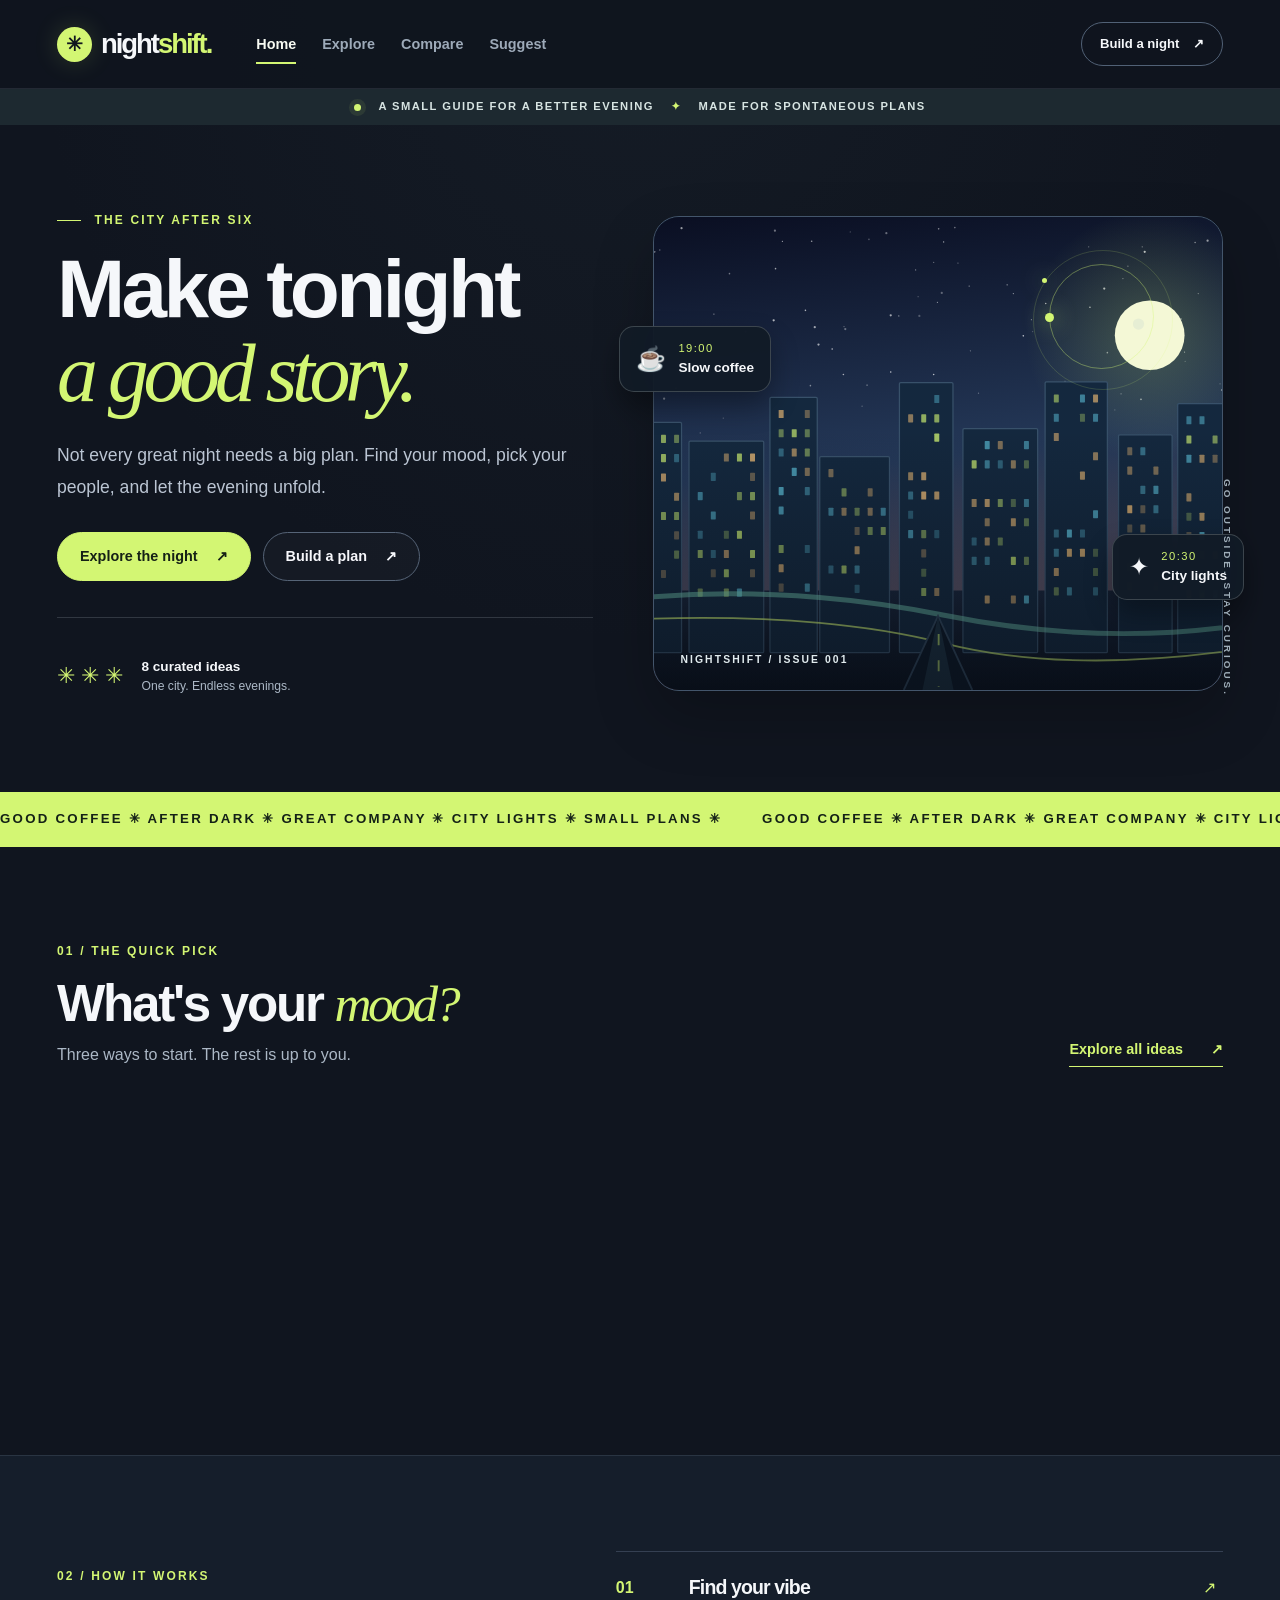
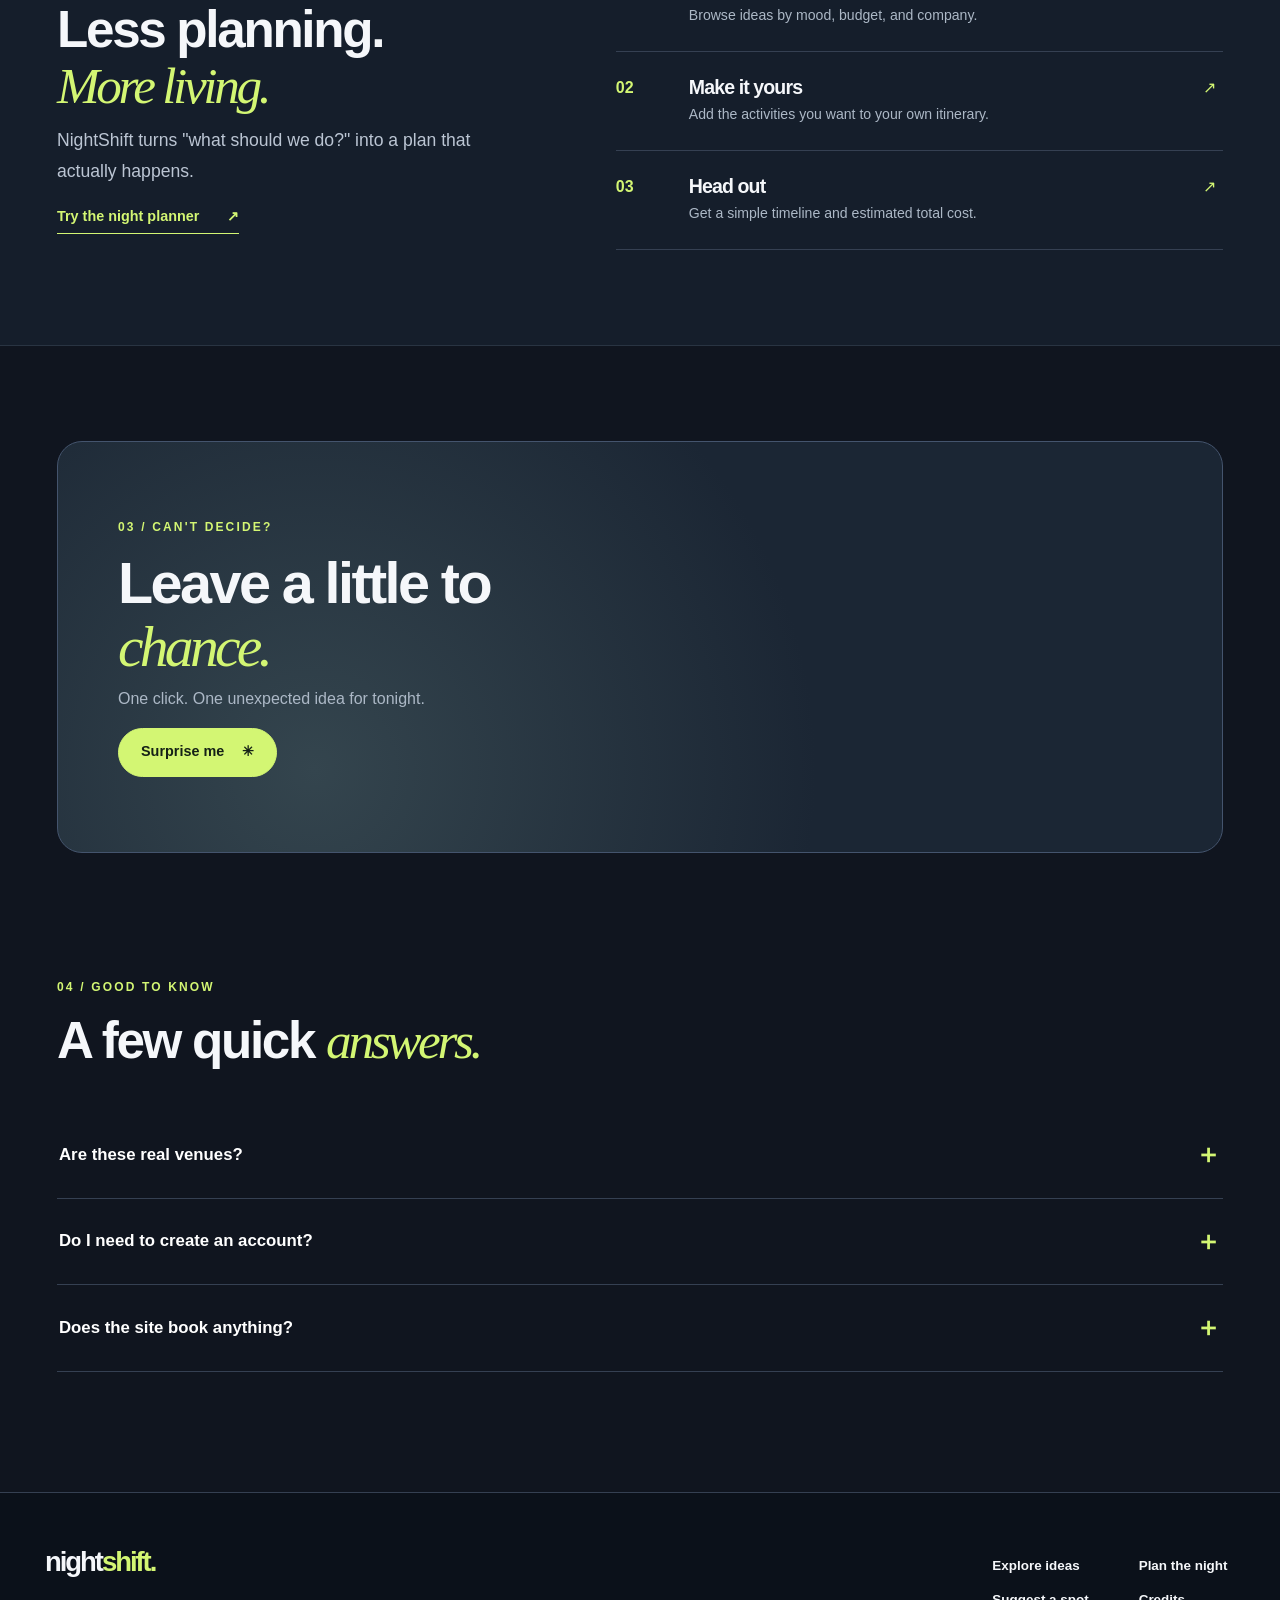
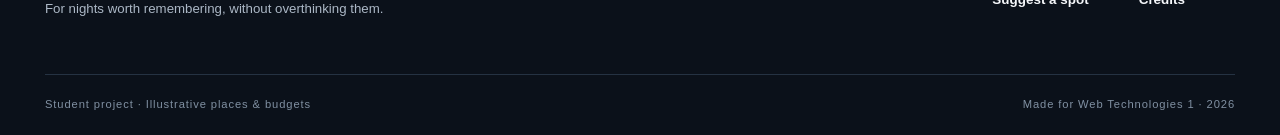
<file: index.html>
<!DOCTYPE html>
<html lang="en">
<head>
  <meta charset="UTF-8">
  <meta name="viewport" content="width=device-width, initial-scale=1.0">
  <meta name="description" content="NightShift is a fictional after-dark city guide with activities, games, coffee and a night planner.">
  <meta name="theme-color" content="#10151f">
  <title>Make a night of it | NightShift</title>
  <link rel="icon" href="images/favicon.svg" type="image/svg+xml">
  <link rel="stylesheet" href="css/bootstrap.min.css">
  <link rel="stylesheet" href="css/style.css">
  <script defer src="js/jquery.min.js"></script>
  <script defer src="js/data.js"></script>
  <script defer src="js/common.js"></script>
  <script defer src="js/home.js"></script>
</head>
<body data-page="index">
  <a href="#main" class="skip-link">Skip to content</a>
  <div class="site-glow" aria-hidden="true"></div>
  <header class="site-header">
    <div class="container nav-shell">
      <a class="brand" href="index.html" aria-label="NightShift home"><span class="brand-mark" aria-hidden="true">✳</span>night<span>shift.</span></a>
      <button type="button" class="menu-toggle" id="menu-toggle" aria-expanded="false" aria-controls="site-nav"><span aria-hidden="true">☰</span><span class="sr-mobile">Menu</span></button>
      <nav class="nav-links" id="site-nav" aria-label="Main navigation"><a href="index.html" aria-current="page">Home</a><a href="explore.html">Explore</a><a href="compare.html">Compare</a><a href="suggest.html">Suggest</a></nav>
      <a class="header-action" href="compare.html">Build a night <span aria-hidden="true">↗</span></a>
    </div>
  </header>
  <main id="main">
  <div class="announcement" role="note"><span class="live-dot" aria-hidden="true"></span> A small guide for a better evening <span class="announcement-star" aria-hidden="true">✦</span> Made for spontaneous plans</div>
  <section class="hero container" aria-labelledby="hero-title">
    <div class="hero-content reveal">
      <p class="eyebrow"><span class="tiny-line" aria-hidden="true"></span> THE CITY AFTER SIX</p>
      <h1 id="hero-title">Make tonight <em>a good story.</em></h1>
      <p class="lead-text">Not every great night needs a big plan. Find your mood, pick your people, and let the evening unfold.</p>
      <div class="hero-actions"><a class="btn btn-lime btn-pill" href="explore.html">Explore the night <span aria-hidden="true">↗</span></a><a class="btn btn-ghost btn-pill" href="compare.html">Build a plan <span aria-hidden="true">↗</span></a></div>
      <div class="hero-proof"><span class="mini-stars" aria-hidden="true">✳ ✳ ✳</span><span><strong>8 curated ideas</strong><small>One city. Endless evenings.</small></span></div>
    </div>
    <div class="hero-art reveal" aria-label="Illustrated city after dark"><img src="images/nightscape.svg" alt="Illustration of a glowing city skyline at night with a bright moon"><div class="art-grain" aria-hidden="true"></div><div class="hero-orbit orbit-one" aria-hidden="true"></div><div class="hero-orbit orbit-two" aria-hidden="true"></div><div class="floating-note float-left"><span class="note-icon" aria-hidden="true">☕</span><span><small>19:00</small><strong>Slow coffee</strong></span></div><div class="floating-note float-right"><span class="note-icon" aria-hidden="true">✦</span><span><small>20:30</small><strong>City lights</strong></span></div><div class="photo-stamp">NIGHTSHIFT / ISSUE 001</div></div>
    <div class="hero-side-label" aria-hidden="true">GO OUTSIDE. STAY CURIOUS.</div>
  </section>
  <div class="ticker" aria-hidden="true"><div class="ticker-track"><span>GOOD COFFEE ✳ AFTER DARK ✳ GREAT COMPANY ✳ CITY LIGHTS ✳ SMALL PLANS ✳</span><span>GOOD COFFEE ✳ AFTER DARK ✳ GREAT COMPANY ✳ CITY LIGHTS ✳ SMALL PLANS ✳</span></div></div>
  <section class="section container" aria-labelledby="mood-title">
    <div class="section-top"><div><p class="eyebrow">01 / THE QUICK PICK</p><h2 id="mood-title">What's your <span class="accent-italic">mood?</span></h2><p>Three ways to start. The rest is up to you.</p></div><a class="section-link" href="explore.html">Explore all ideas <span aria-hidden="true">↗</span></a></div>
    <div class="mood-grid">
      <button class="mood-card" type="button" data-mood="slow"><span class="mood-number">01 / SLOW</span><span class="mood-emoji" aria-hidden="true">☕</span><strong>Take it easy.</strong><span>Coffee, conversation, no rush.</span><span class="mood-arrow" aria-hidden="true">↗</span></button>
      <button class="mood-card" type="button" data-mood="social"><span class="mood-number">02 / SOCIAL</span><span class="mood-emoji" aria-hidden="true">✳</span><strong>Bring your people.</strong><span>Games, laughter, friendly rivalry.</span><span class="mood-arrow" aria-hidden="true">↗</span></button>
      <button class="mood-card" type="button" data-mood="outside"><span class="mood-number">03 / OUTSIDE</span><span class="mood-emoji" aria-hidden="true">☾</span><strong>Follow the lights.</strong><span>Long walks and new perspectives.</span><span class="mood-arrow" aria-hidden="true">↗</span></button>
    </div>
    <div class="mood-result" id="mood-result" role="status" aria-live="polite" hidden><div><span class="eyebrow">YOUR RECOMMENDATION</span><h3 id="mood-result-name"></h3><p id="mood-result-desc"></p></div><a id="mood-result-link" class="btn btn-lime btn-pill" href="explore.html">See this idea ↗</a></div>
  </section>
  <section class="section section-dark" aria-labelledby="how-title"><div class="container how-layout"><div><p class="eyebrow">02 / HOW IT WORKS</p><h2 id="how-title">Less planning.<br><span class="accent-italic">More living.</span></h2><p class="lead-text">NightShift turns "what should we do?" into a plan that actually happens.</p><a class="section-link" href="compare.html">Try the night planner <span aria-hidden="true">↗</span></a></div><div class="steps-list"><div class="step"><span>01</span><div><h3>Find your vibe</h3><p>Browse ideas by mood, budget, and company.</p></div><span aria-hidden="true">↗</span></div><div class="step"><span>02</span><div><h3>Make it yours</h3><p>Add the activities you want to your own itinerary.</p></div><span aria-hidden="true">↗</span></div><div class="step"><span>03</span><div><h3>Head out</h3><p>Get a simple timeline and estimated total cost.</p></div><span aria-hidden="true">↗</span></div></div></div></section>
  <section class="section container" aria-labelledby="surprise-title"><div class="surprise-panel"><div><p class="eyebrow">03 / CAN'T DECIDE?</p><h2 id="surprise-title">Leave a little to <em>chance.</em></h2><p>One click. One unexpected idea for tonight.</p><button type="button" class="btn btn-lime btn-pill" id="surprise-btn">Surprise me <span aria-hidden="true">✳</span></button></div><div class="surprise-card" id="surprise-card" aria-live="polite"><span class="eyebrow">YOUR RANDOM PICK</span><span class="surprise-big" aria-hidden="true">✦</span><h3 id="surprise-name">The night is yours.</h3><p id="surprise-description">Hit the button and see what happens.</p><a id="surprise-link" class="section-link" href="explore.html">Browse all ideas ↗</a></div></div></section>
  <section class="section container faq-section" aria-labelledby="faq-title"><div class="section-top"><div><p class="eyebrow">04 / GOOD TO KNOW</p><h2 id="faq-title">A few quick <span class="accent-italic">answers.</span></h2></div></div><div class="faq-list"><div class="faq-item"><button type="button" class="faq-trigger" aria-expanded="false" aria-controls="faq-one">Are these real venues? <span aria-hidden="true">＋</span></button><div class="faq-answer" id="faq-one" hidden>NightShift is a student concept project. Place names and costs are fictional examples, not verified business listings.</div></div><div class="faq-item"><button type="button" class="faq-trigger" aria-expanded="false" aria-controls="faq-two">Do I need to create an account? <span aria-hidden="true">＋</span></button><div class="faq-answer" id="faq-two" hidden>No. You can browse and build a plan immediately. Saved plans are stored only in your current browser.</div></div><div class="faq-item"><button type="button" class="faq-trigger" aria-expanded="false" aria-controls="faq-three">Does the site book anything? <span aria-hidden="true">＋</span></button><div class="faq-answer" id="faq-three" hidden>No real reservations are made. You can plan activities and test forms, but there is no backend or booking integration.</div></div></div></section>
</main>
  <footer class="site-footer">
    <div class="container footer-main">
      <div><a class="brand" href="index.html">night<span>shift.</span></a><p>For nights worth remembering, without overthinking them.</p></div>
      <div class="footer-links"><a href="explore.html">Explore ideas</a><a href="compare.html">Plan the night</a><a href="suggest.html">Suggest a spot</a><a href="CREDITS.txt">Credits</a></div>
    </div>
    <div class="container footer-bottom"><span>Student project · Illustrative places & budgets</span><span>Made for Web Technologies 1 · 2026</span></div>
  </footer>
</body>
</html>
</file>
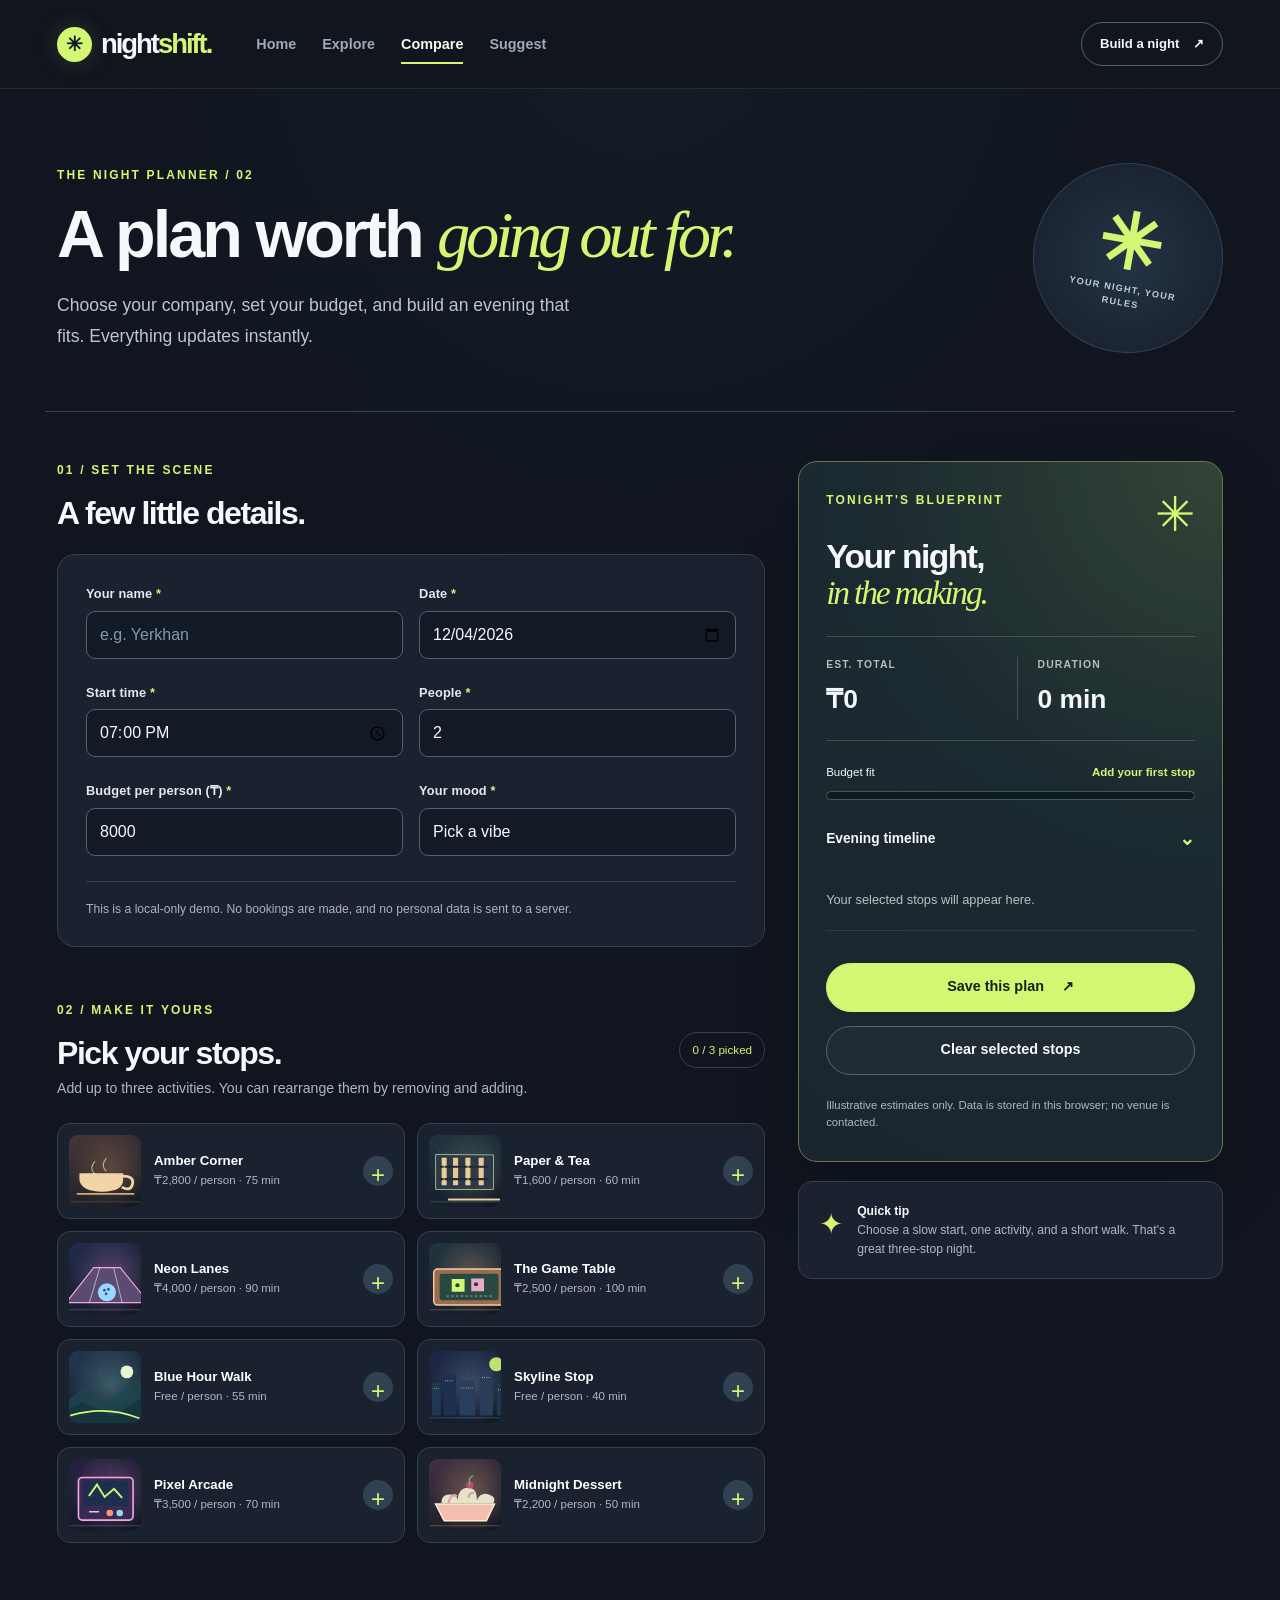
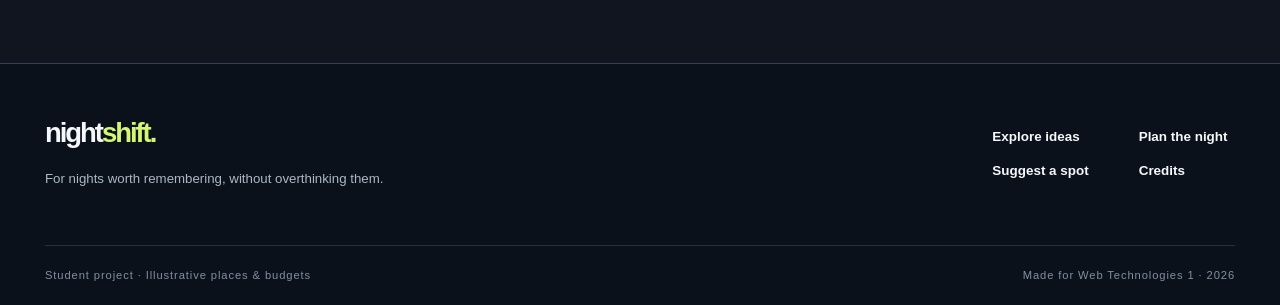
<file: compare.html>
<!DOCTYPE html>
<html lang="en">
<head>
  <meta charset="UTF-8">
  <meta name="viewport" content="width=device-width, initial-scale=1.0">
  <meta name="description" content="Create a personal night itinerary with estimated costs and an interactive timeline.">
  <meta name="theme-color" content="#10151f">
  <title>Plan your evening | NightShift</title>
  <link rel="icon" href="images/favicon.svg" type="image/svg+xml">
  <link rel="stylesheet" href="css/bootstrap.min.css">
  <link rel="stylesheet" href="css/style.css">
  <script defer src="js/jquery.min.js"></script>
  <script defer src="js/data.js"></script>
  <script defer src="js/common.js"></script>
  <script defer src="js/compare.js"></script>
</head>
<body data-page="compare">
  <a href="#main" class="skip-link">Skip to content</a>
  <div class="site-glow" aria-hidden="true"></div>
  <header class="site-header">
    <div class="container nav-shell">
      <a class="brand" href="index.html" aria-label="NightShift home"><span class="brand-mark" aria-hidden="true">✳</span>night<span>shift.</span></a>
      <button type="button" class="menu-toggle" id="menu-toggle" aria-expanded="false" aria-controls="site-nav"><span aria-hidden="true">☰</span><span class="sr-mobile">Menu</span></button>
      <nav class="nav-links" id="site-nav" aria-label="Main navigation"><a href="index.html">Home</a><a href="explore.html">Explore</a><a href="compare.html" aria-current="page">Compare</a><a href="suggest.html">Suggest</a></nav>
      <a class="header-action" href="compare.html">Build a night <span aria-hidden="true">↗</span></a>
    </div>
  </header>
  <main id="main">
  <section class="page-hero container"><div><p class="eyebrow">THE NIGHT PLANNER / 02</p><h1>A plan worth <em>going out for.</em></h1><p class="lead-text">Choose your company, set your budget, and build an evening that fits. Everything updates instantly.</p></div><div class="page-hero-decoration" aria-hidden="true"><span>✳</span><small>YOUR NIGHT, YOUR RULES</small></div></section>
  <section class="section container planner-layout" aria-label="Night planner">
    <div class="planner-main"><div class="panel-head"><div><p class="eyebrow">01 / SET THE SCENE</p><h2>A few little details.</h2></div></div>
      <form id="planner-form" class="form-panel" novalidate>
        <div class="row g-3"><div class="col-12 col-md-6"><label for="plan-name" class="form-label">Your name <span class="required">*</span></label><input id="plan-name" name="planName" class="form-control" maxlength="50" placeholder="e.g. Yerkhan" autocomplete="given-name" aria-describedby="plan-name-error" required><div id="plan-name-error" class="field-error" aria-live="polite"></div></div>
        <div class="col-12 col-md-6"><label for="plan-date" class="form-label">Date <span class="required">*</span></label><input id="plan-date" name="planDate" class="form-control" type="date" aria-describedby="plan-date-error" required><div id="plan-date-error" class="field-error" aria-live="polite"></div></div>
        <div class="col-12 col-md-6"><label for="plan-time" class="form-label">Start time <span class="required">*</span></label><input id="plan-time" name="planTime" class="form-control" type="time" value="19:00" aria-describedby="plan-time-error" required><div id="plan-time-error" class="field-error" aria-live="polite"></div></div>
        <div class="col-12 col-md-6"><label for="plan-people" class="form-label">People <span class="required">*</span></label><input id="plan-people" name="planPeople" class="form-control" type="number" min="1" max="6" step="1" value="2" aria-describedby="plan-people-error" required><div id="plan-people-error" class="field-error" aria-live="polite"></div></div>
        <div class="col-12 col-md-6"><label for="plan-budget" class="form-label">Budget per person (₸) <span class="required">*</span></label><input id="plan-budget" name="planBudget" class="form-control" type="number" min="500" max="50000" step="500" value="8000" aria-describedby="plan-budget-error" required><div id="plan-budget-error" class="field-error" aria-live="polite"></div></div>
        <div class="col-12 col-md-6"><label for="plan-mood" class="form-label">Your mood <span class="required">*</span></label><select id="plan-mood" name="planMood" class="form-select" aria-describedby="plan-mood-error" required><option value="">Pick a vibe</option><option value="slow">Slow down</option><option value="social">Get together</option><option value="outside">Step outside</option><option value="mixed">A bit of everything</option></select><div id="plan-mood-error" class="field-error" aria-live="polite"></div></div></div>
        <div class="form-footnote">This is a local-only demo. No bookings are made, and no personal data is sent to a server.</div>
      </form>
      <div class="panel-head activities-head"><div><p class="eyebrow">02 / MAKE IT YOURS</p><h2>Pick your stops.</h2><p class="minor">Add up to three activities. You can rearrange them by removing and adding.</p></div><span class="pill-counter" id="selected-count">0 / 3 picked</span></div>
      <div id="planner-choices" class="planner-choices" aria-live="polite"></div>
    </div>
    <aside class="planner-side" aria-label="Your evening summary"><div class="summary-card"><div class="summary-top"><p class="eyebrow">TONIGHT'S BLUEPRINT</p><span class="summary-spark" aria-hidden="true">✳</span></div><h2>Your night,<br><em>in the making.</em></h2><div class="summary-meta"><div><span>EST. TOTAL</span><strong id="summary-total">₸0</strong></div><div><span>DURATION</span><strong id="summary-duration">0 min</strong></div></div>
      <div class="budget-head"><span>Budget fit</span><strong id="budget-label">Add your first stop</strong></div><div class="budget-track" role="progressbar" id="budget-track" aria-label="Estimated budget used" aria-valuemin="0" aria-valuemax="100" aria-valuenow="0"><div id="budget-progress"></div></div>
      <button class="timeline-toggle" type="button" id="timeline-toggle" aria-expanded="true" aria-controls="timeline-panel">Evening timeline <span aria-hidden="true">⌄</span></button><div id="timeline-panel"><ol class="timeline" id="timeline"><li class="timeline-empty">Your selected stops will appear here.</li></ol></div>
      <button type="submit" class="btn btn-lime btn-pill full-width" form="planner-form" id="save-plan">Save this plan <span aria-hidden="true">↗</span></button><button type="button" class="btn btn-ghost btn-pill full-width" id="clear-plan">Clear selected stops</button><div class="save-message" id="save-message" role="status" aria-live="polite" hidden></div><p class="summary-disclaimer">Illustrative estimates only. Data is stored in this browser; no venue is contacted.</p></div>
      <div class="mini-tip"><span aria-hidden="true">✦</span><p><strong>Quick tip</strong><br>Choose a slow start, one activity, and a short walk. That's a great three-stop night.</p></div>
    </aside>
  </section>
</main>
  <footer class="site-footer">
    <div class="container footer-main">
      <div><a class="brand" href="index.html">night<span>shift.</span></a><p>For nights worth remembering, without overthinking them.</p></div>
      <div class="footer-links"><a href="explore.html">Explore ideas</a><a href="compare.html">Plan the night</a><a href="suggest.html">Suggest a spot</a><a href="CREDITS.txt">Credits</a></div>
    </div>
    <div class="container footer-bottom"><span>Student project · Illustrative places & budgets</span><span>Made for Web Technologies 1 · 2026</span></div>
  </footer>
</body>
</html>
</file>
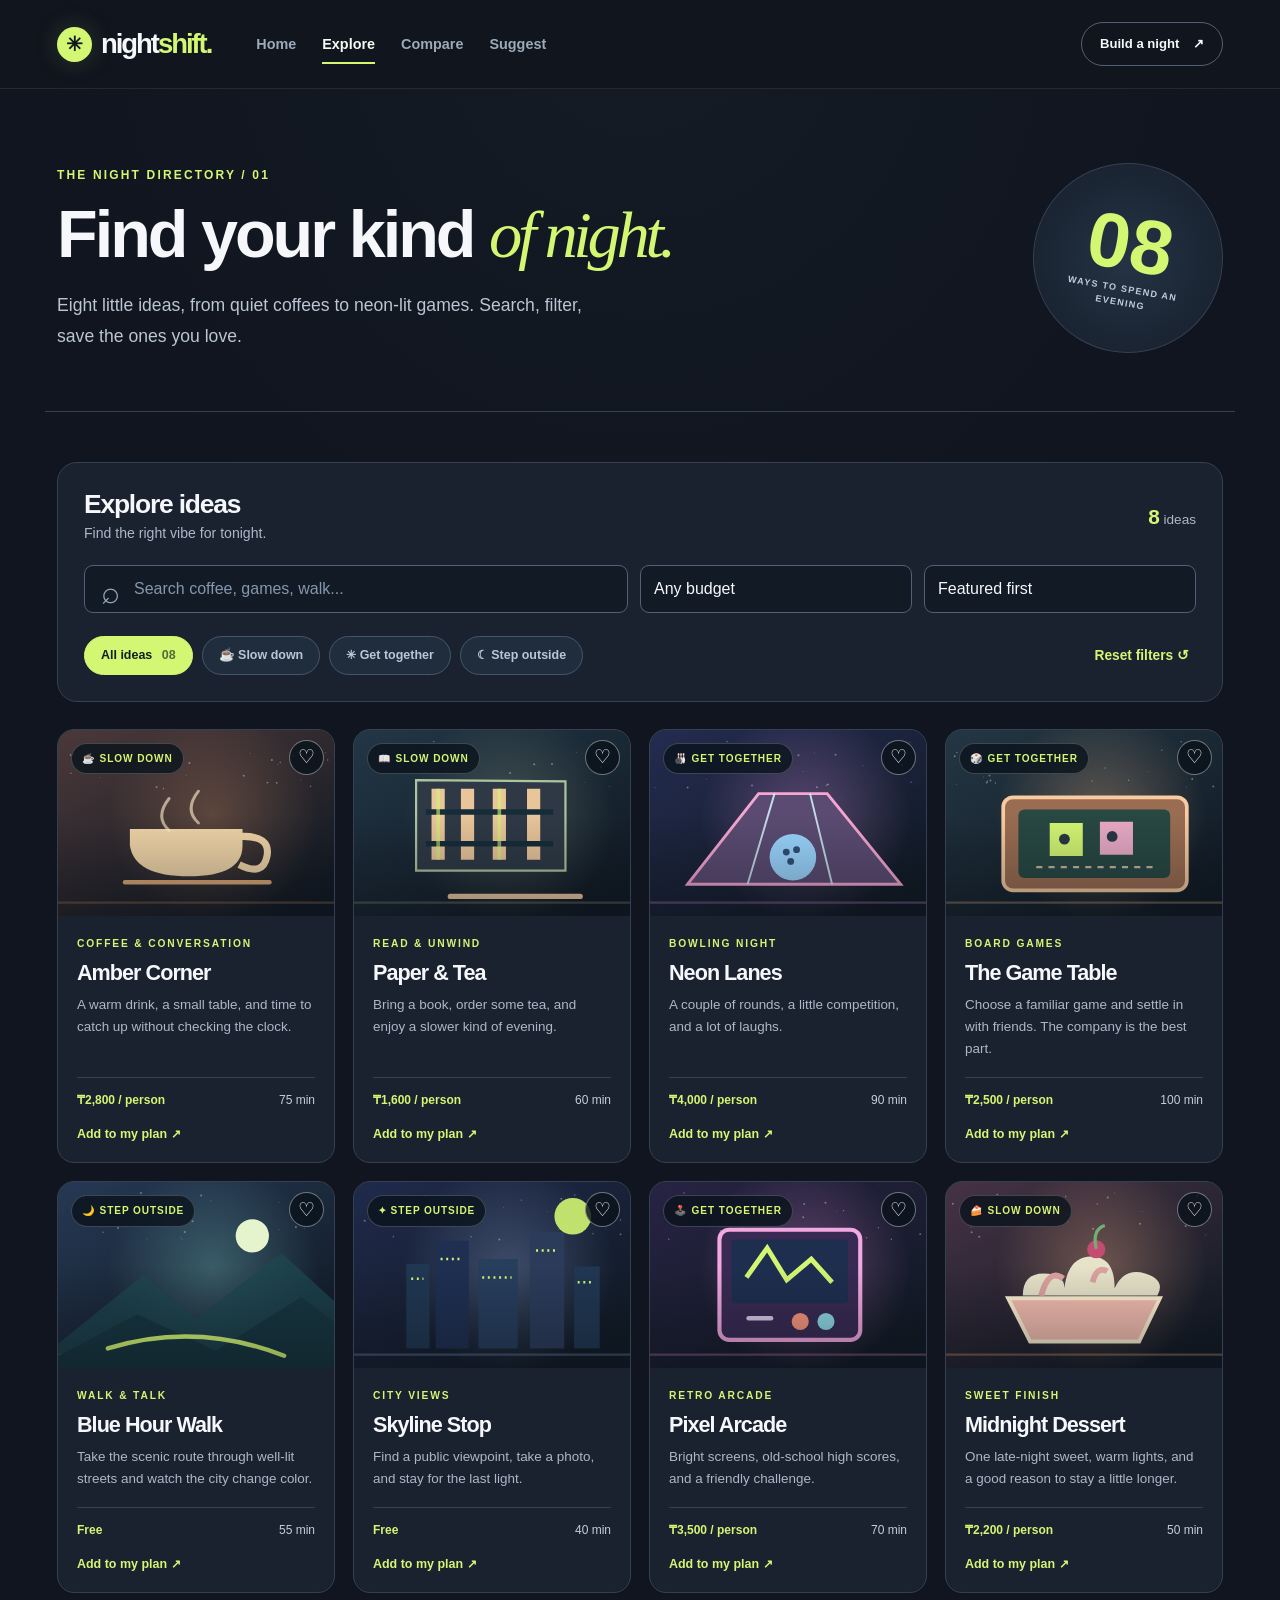
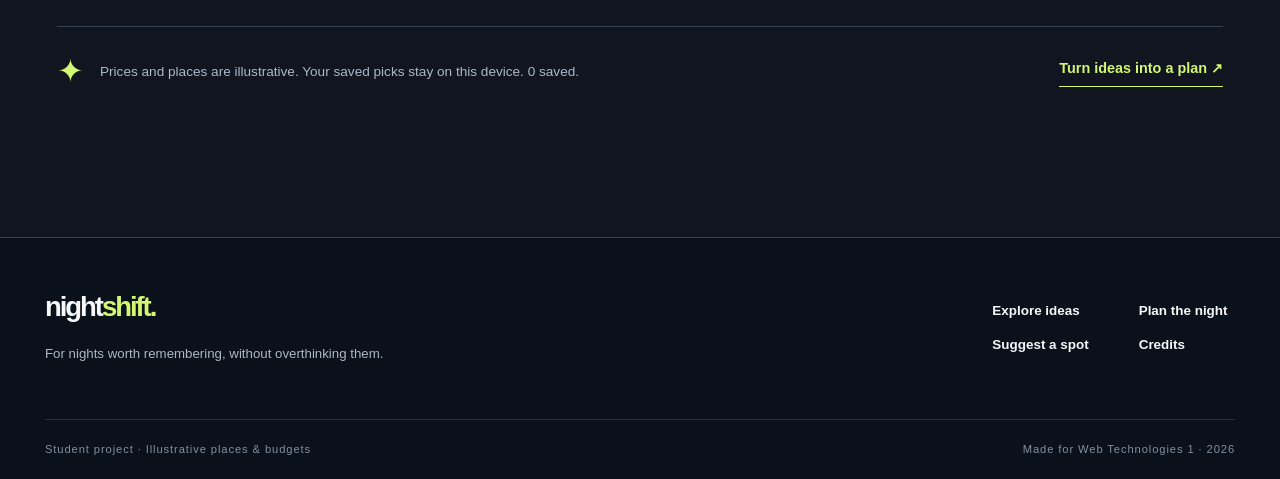
<file: explore.html>
<!DOCTYPE html>
<html lang="en">
<head>
  <meta charset="UTF-8">
  <meta name="viewport" content="width=device-width, initial-scale=1.0">
  <meta name="description" content="Find evening activities by searching and filtering eight fictional places.">
  <meta name="theme-color" content="#10151f">
  <title>Explore ideas | NightShift</title>
  <link rel="icon" href="images/favicon.svg" type="image/svg+xml">
  <link rel="stylesheet" href="css/bootstrap.min.css">
  <link rel="stylesheet" href="css/style.css">
  <script defer src="js/jquery.min.js"></script>
  <script defer src="js/data.js"></script>
  <script defer src="js/common.js"></script>
  <script defer src="js/explore.js"></script>
</head>
<body data-page="explore">
  <a href="#main" class="skip-link">Skip to content</a>
  <div class="site-glow" aria-hidden="true"></div>
  <header class="site-header">
    <div class="container nav-shell">
      <a class="brand" href="index.html" aria-label="NightShift home"><span class="brand-mark" aria-hidden="true">✳</span>night<span>shift.</span></a>
      <button type="button" class="menu-toggle" id="menu-toggle" aria-expanded="false" aria-controls="site-nav"><span aria-hidden="true">☰</span><span class="sr-mobile">Menu</span></button>
      <nav class="nav-links" id="site-nav" aria-label="Main navigation"><a href="index.html">Home</a><a href="explore.html" aria-current="page">Explore</a><a href="compare.html">Compare</a><a href="suggest.html">Suggest</a></nav>
      <a class="header-action" href="compare.html">Build a night <span aria-hidden="true">↗</span></a>
    </div>
  </header>
  <main id="main">
  <section class="page-hero container"><div><p class="eyebrow">THE NIGHT DIRECTORY / 01</p><h1>Find your kind <em>of night.</em></h1><p class="lead-text">Eight little ideas, from quiet coffees to neon-lit games. Search, filter, save the ones you love.</p></div><div class="page-hero-decoration" aria-hidden="true"><span>08</span><small>WAYS TO SPEND AN EVENING</small></div></section>
  <section class="section container explore-section" aria-label="Explore activities"><div class="filter-shell">
    <div class="filter-top"><div><h2 class="filter-title">Explore ideas</h2><p class="minor">Find the right vibe for tonight.</p></div><div class="result-counter" aria-live="polite"><span id="result-count">8</span> ideas</div></div>
    <div class="filter-controls"><div class="search-wrap"><label class="visually-hidden" for="search-input">Search activities</label><span class="search-icon" aria-hidden="true">⌕</span><input class="form-control" id="search-input" type="search" placeholder="Search coffee, games, walk..." autocomplete="off"></div><div class="select-wrap"><label class="visually-hidden" for="budget-filter">Budget</label><select class="form-select" id="budget-filter"><option value="all">Any budget</option><option value="0">Free</option><option value="1">₸ · Small</option><option value="2">₸₸ · Medium</option><option value="3">₸₸₸ · Treat</option></select></div><div class="select-wrap"><label class="visually-hidden" for="sort-filter">Sort ideas</label><select class="form-select" id="sort-filter"><option value="featured">Featured first</option><option value="price-asc">Price: low to high</option><option value="duration-asc">Shortest first</option><option value="name">Name A–Z</option></select></div></div>
    <div class="filter-bottom"><div class="category-tabs" role="group" aria-label="Filter by mood"><button type="button" class="tab-chip active" data-category="all" aria-pressed="true">All ideas <span>08</span></button><button type="button" class="tab-chip" data-category="slow" aria-pressed="false">☕ Slow down</button><button type="button" class="tab-chip" data-category="social" aria-pressed="false">✳ Get together</button><button type="button" class="tab-chip" data-category="outside" aria-pressed="false">☾ Step outside</button></div><button type="button" class="text-button" id="reset-filters">Reset filters ↺</button></div>
  </div>
  <div id="activity-grid" class="activity-grid" aria-live="polite"></div>
  <div class="empty-state" id="empty-state" hidden><span aria-hidden="true">☾</span><h3>Nothing found after dark.</h3><p>Try another search or clear the filters.</p><button type="button" class="btn btn-lime btn-pill" id="empty-reset">Show all ideas</button></div>
  <div class="explore-note"><span aria-hidden="true">✦</span><p>Prices and places are illustrative. Your saved picks stay on this device. <span id="favorite-count">0</span> saved.</p><a href="compare.html" class="section-link">Turn ideas into a plan ↗</a></div>
  </section>
</main>
  <footer class="site-footer">
    <div class="container footer-main">
      <div><a class="brand" href="index.html">night<span>shift.</span></a><p>For nights worth remembering, without overthinking them.</p></div>
      <div class="footer-links"><a href="explore.html">Explore ideas</a><a href="compare.html">Plan the night</a><a href="suggest.html">Suggest a spot</a><a href="CREDITS.txt">Credits</a></div>
    </div>
    <div class="container footer-bottom"><span>Student project · Illustrative places & budgets</span><span>Made for Web Technologies 1 · 2026</span></div>
  </footer>
</body>
</html>
</file>
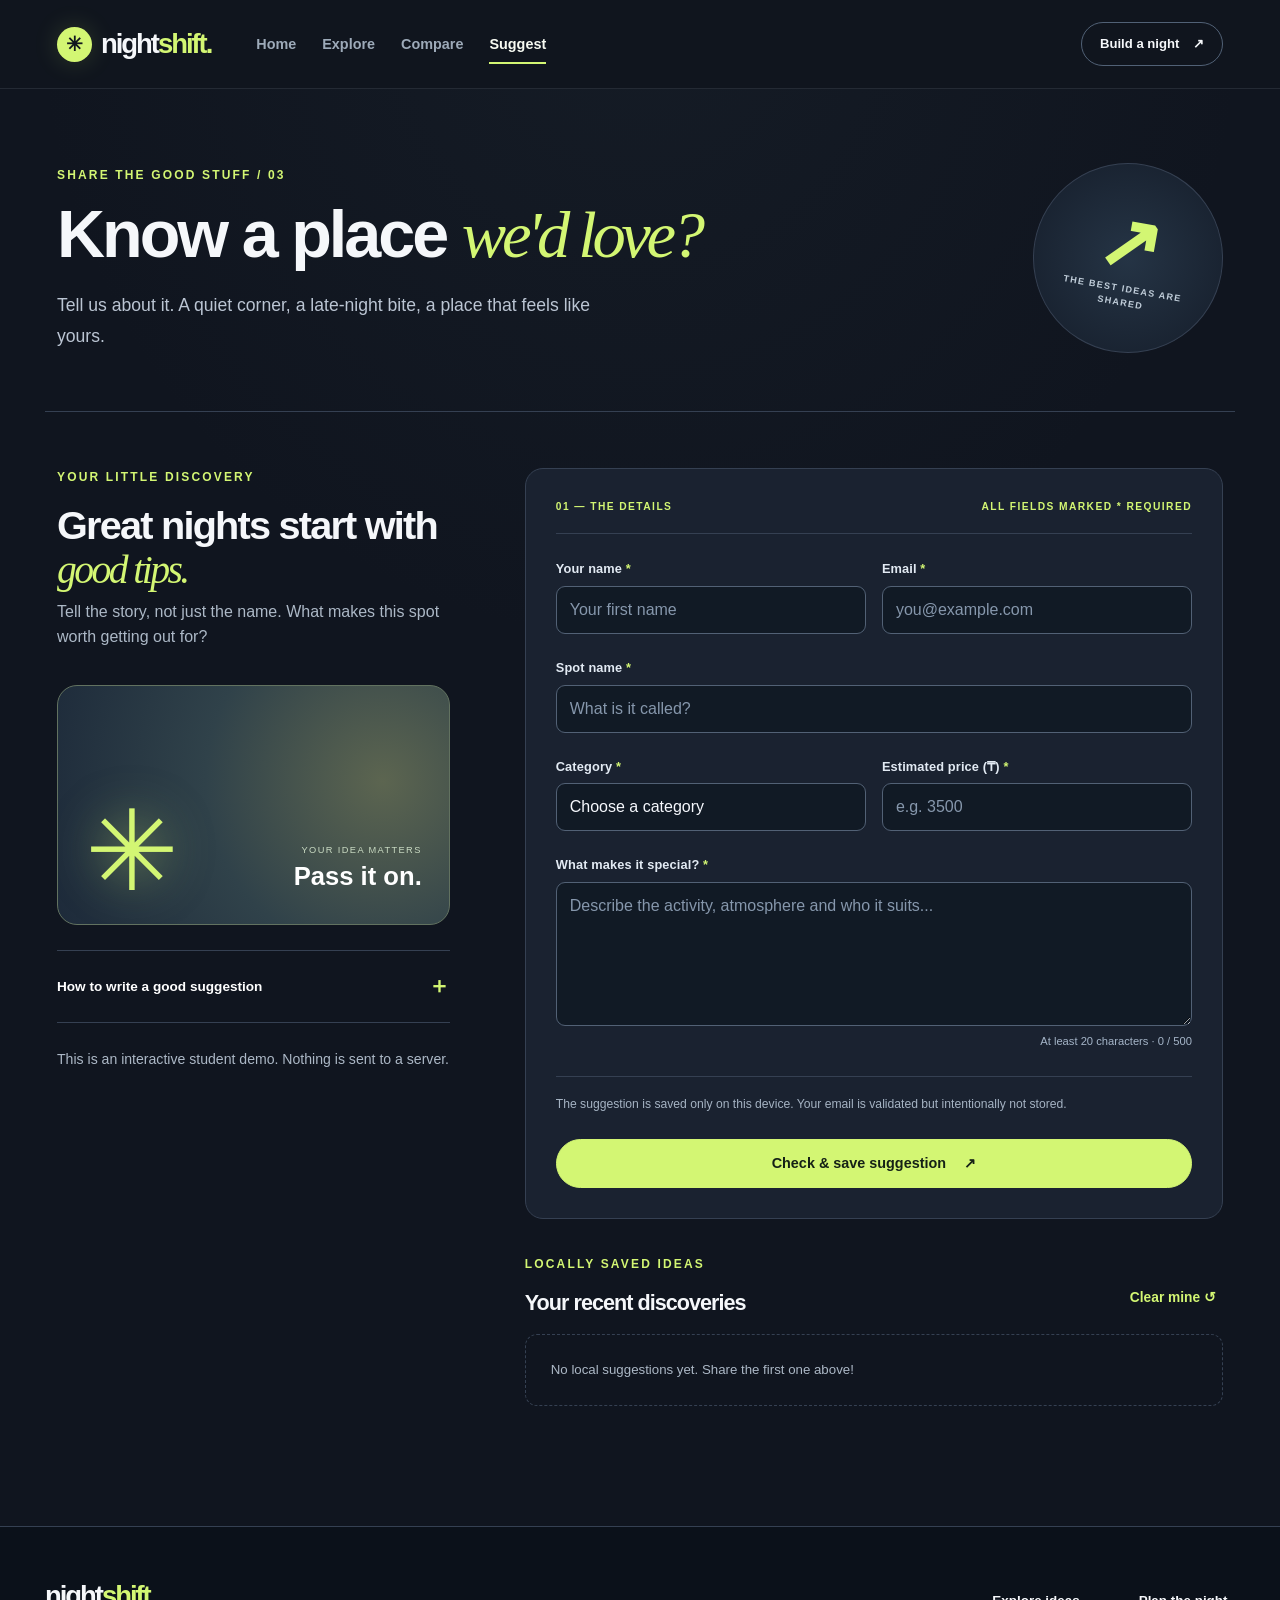
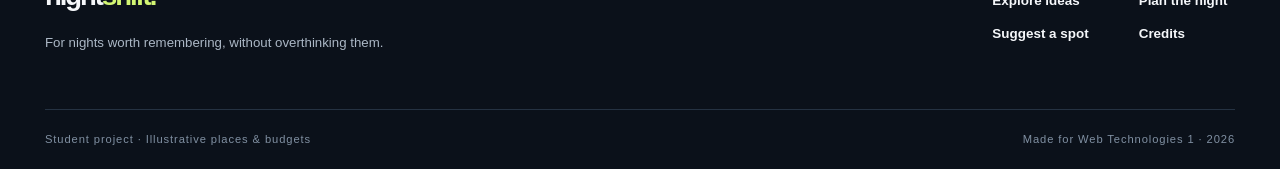
<file: suggest.html>
<!DOCTYPE html>
<html lang="en">
<head>
  <meta charset="UTF-8">
  <meta name="viewport" content="width=device-width, initial-scale=1.0">
  <meta name="description" content="Use a validated form to save a local demo suggestion for a night out.">
  <meta name="theme-color" content="#10151f">
  <title>Suggest an idea | NightShift</title>
  <link rel="icon" href="images/favicon.svg" type="image/svg+xml">
  <link rel="stylesheet" href="css/bootstrap.min.css">
  <link rel="stylesheet" href="css/style.css">
  <script defer src="js/jquery.min.js"></script>
  <script defer src="js/data.js"></script>
  <script defer src="js/common.js"></script>
  <script defer src="js/suggest.js"></script>
</head>
<body data-page="suggest">
  <a href="#main" class="skip-link">Skip to content</a>
  <div class="site-glow" aria-hidden="true"></div>
  <header class="site-header">
    <div class="container nav-shell">
      <a class="brand" href="index.html" aria-label="NightShift home"><span class="brand-mark" aria-hidden="true">✳</span>night<span>shift.</span></a>
      <button type="button" class="menu-toggle" id="menu-toggle" aria-expanded="false" aria-controls="site-nav"><span aria-hidden="true">☰</span><span class="sr-mobile">Menu</span></button>
      <nav class="nav-links" id="site-nav" aria-label="Main navigation"><a href="index.html">Home</a><a href="explore.html">Explore</a><a href="compare.html">Compare</a><a href="suggest.html" aria-current="page">Suggest</a></nav>
      <a class="header-action" href="compare.html">Build a night <span aria-hidden="true">↗</span></a>
    </div>
  </header>
  <main id="main">
  <section class="page-hero container"><div><p class="eyebrow">SHARE THE GOOD STUFF / 03</p><h1>Know a place <em>we'd love?</em></h1><p class="lead-text">Tell us about it. A quiet corner, a late-night bite, a place that feels like yours.</p></div><div class="page-hero-decoration" aria-hidden="true"><span>↗</span><small>THE BEST IDEAS ARE SHARED</small></div></section>
  <section class="section container suggest-layout" aria-label="Suggest an idea"><div class="suggest-aside"><p class="eyebrow">YOUR LITTLE DISCOVERY</p><h2>Great nights start with <span class="accent-italic">good tips.</span></h2><p>Tell the story, not just the name. What makes this spot worth getting out for?</p><div class="aside-art"><span aria-hidden="true">✳</span><div><small>YOUR IDEA MATTERS</small><strong>Pass it on.</strong></div></div><div class="tip-box"><button type="button" id="tips-toggle" class="tips-toggle" aria-controls="tips-content" aria-expanded="false">How to write a good suggestion <span aria-hidden="true">＋</span></button><div id="tips-content" hidden><p>Give the spot a clear name, choose its vibe, and describe the activity and who would enjoy it. Please avoid sharing sensitive personal information.</p></div></div><p class="small-note">This is an interactive student demo. Nothing is sent to a server.</p></div>
  <div><form id="suggest-form" class="form-panel suggest-form" novalidate><div class="form-kicker"><span>01 — THE DETAILS</span><span>ALL FIELDS MARKED * REQUIRED</span></div>
    <div class="row g-3"><div class="col-12 col-md-6"><label class="form-label" for="visitor-name">Your name <span class="required">*</span></label><input class="form-control" id="visitor-name" name="visitorName" autocomplete="name" maxlength="60" placeholder="Your first name" aria-describedby="visitor-name-error" required><div class="field-error" id="visitor-name-error" aria-live="polite"></div></div><div class="col-12 col-md-6"><label class="form-label" for="email">Email <span class="required">*</span></label><input class="form-control" type="email" id="email" name="email" autocomplete="email" maxlength="120" placeholder="you@example.com" aria-describedby="email-error" required><div class="field-error" id="email-error" aria-live="polite"></div></div>
    <div class="col-12"><label class="form-label" for="spot-name">Spot name <span class="required">*</span></label><input class="form-control" id="spot-name" name="spotName" minlength="2" maxlength="80" placeholder="What is it called?" aria-describedby="spot-name-error" required><div class="field-error" id="spot-name-error" aria-live="polite"></div></div>
    <div class="col-12 col-md-6"><label class="form-label" for="category">Category <span class="required">*</span></label><select class="form-select" id="category" name="category" aria-describedby="category-error" required><option value="">Choose a category</option><option value="slow">Slow down</option><option value="social">Get together</option><option value="outside">Step outside</option></select><div class="field-error" id="category-error" aria-live="polite"></div></div><div class="col-12 col-md-6"><label class="form-label" for="spot-budget">Estimated price (₸) <span class="required">*</span></label><input class="form-control" type="number" id="spot-budget" name="spotBudget" min="0" max="50000" step="100" placeholder="e.g. 3500" aria-describedby="spot-budget-error" required><div class="field-error" id="spot-budget-error" aria-live="polite"></div></div>
    <div class="col-12"><label class="form-label" for="reason">What makes it special? <span class="required">*</span></label><textarea class="form-control" id="reason" name="reason" rows="5" minlength="20" maxlength="500" placeholder="Describe the activity, atmosphere and who it suits..." aria-describedby="reason-error reason-help" required></textarea><div class="character-count" id="reason-help">At least 20 characters · <span id="reason-count">0</span> / 500</div><div class="field-error" id="reason-error" aria-live="polite"></div></div></div>
    <div class="form-legal">The suggestion is saved only on this device. Your email is validated but intentionally not stored.</div><button class="btn btn-lime btn-pill full-width" type="submit">Check & save suggestion <span aria-hidden="true">↗</span></button>
  </form><div id="suggest-success" class="save-message large-message" role="status" aria-live="polite" hidden></div>
  <div class="my-suggestions"><div class="my-suggestions-head"><div><p class="eyebrow">LOCALLY SAVED IDEAS</p><h2>Your recent discoveries</h2></div><button class="text-button" id="clear-suggestions" type="button">Clear mine ↺</button></div><div id="suggestions-list" class="suggestions-list" aria-live="polite"></div></div>
  </div></section>
</main>
  <footer class="site-footer">
    <div class="container footer-main">
      <div><a class="brand" href="index.html">night<span>shift.</span></a><p>For nights worth remembering, without overthinking them.</p></div>
      <div class="footer-links"><a href="explore.html">Explore ideas</a><a href="compare.html">Plan the night</a><a href="suggest.html">Suggest a spot</a><a href="CREDITS.txt">Credits</a></div>
    </div>
    <div class="container footer-bottom"><span>Student project · Illustrative places & budgets</span><span>Made for Web Technologies 1 · 2026</span></div>
  </footer>
</body>
</html>
</file>
<file: css/style.css>
/* NIGHTSHIFT / EN DTERM — original student-site design; Bootstrap + custom CSS. */
:root{--night:#10151f;--night2:#0b1018;--panel:#1a2230;--surface:#202937;--line:#354052;--muted:#acb8c6;--paper:#f5f7fa;--lime:#d3f673;--lime2:#e6ffae;--rose:#ffc0b4;--radius:22px;--shadow:0 26px 60px rgba(0,0,0,.22)}
*{box-sizing:border-box}html{scroll-behavior:smooth}body{margin:0;background:var(--night);color:var(--paper);font-family:-apple-system,BlinkMacSystemFont,'Segoe UI',Arial,sans-serif;line-height:1.55;overflow-x:hidden}body::selection{background:var(--lime);color:var(--night)}img{max-width:100%;display:block}a{color:inherit;text-decoration:none}a:hover{color:var(--lime)}button,input,select,textarea{font:inherit}button{cursor:pointer}h1,h2,h3,h4,.brand{font-family:'Avenir Next','Trebuchet MS',-apple-system,Arial,sans-serif;letter-spacing:-.045em}h1,h2,h3{font-weight:700}p{color:var(--muted)}.container{max-width:1190px}.eyebrow{color:var(--lime);font-size:.75rem;letter-spacing:.18em;font-weight:800;margin:0 0 16px;text-transform:uppercase}.minor,.small-note{font-size:.88rem;color:var(--muted)}.small-note{line-height:1.65}.lead-text{font-size:1.1rem;line-height:1.8;max-width:540px;color:#bbc5d3}.accent-italic,h1 em,h2 em{font-weight:500;font-family:Georgia,serif;font-style:italic;letter-spacing:-.065em;color:var(--lime)}.visually-hidden{position:absolute!important;width:1px;height:1px;padding:0;margin:-1px;overflow:hidden;clip:rect(0,0,0,0);white-space:nowrap;border:0}a:focus-visible,button:focus-visible,input:focus-visible,select:focus-visible,textarea:focus-visible{outline:3px solid var(--lime)!important;outline-offset:4px}.skip-link{position:fixed;top:-90px;left:14px;z-index:1000;padding:12px 16px;background:var(--lime);color:var(--night);border-radius:7px}.skip-link:focus{top:12px}.site-glow{position:absolute;top:0;left:0;width:100%;height:680px;transform:none;background:radial-gradient(ellipse at top,rgba(48,65,75,.15),transparent 67%);pointer-events:none;z-index:-1}
/* Header */
.site-header{position:relative;z-index:20;border-bottom:1px solid rgba(167,187,201,.13);background:rgba(16,21,31,.96)}.nav-shell{min-height:88px;display:flex;align-items:center;gap:45px}.brand{display:inline-flex;align-items:center;font-weight:800;font-size:1.72rem;line-height:1;white-space:nowrap;letter-spacing:-.075em}.brand:hover{color:#fff}.brand>span:last-child{color:var(--lime)}.brand-mark{font-family:Arial,sans-serif;width:35px;height:35px;border-radius:50%;background:var(--lime);color:var(--night);display:inline-flex;align-items:center;justify-content:center;margin-right:9px;font-size:1.25rem;letter-spacing:normal;box-shadow:0 0 26px rgba(211,246,115,.16)}.nav-links{display:flex;align-items:center;gap:26px;flex:1}.nav-links a{font-size:.9rem;font-weight:700;color:#9daab9;position:relative;padding:32px 0}.nav-links a::after{position:absolute;bottom:23px;left:0;content:'';height:2px;width:100%;background:var(--lime);transform:scaleX(0);transform-origin:left;transition:transform .24s}.nav-links a:hover,.nav-links a[aria-current=page]{color:#f7faf2}.nav-links a:hover::after,.nav-links a[aria-current=page]::after{transform:scaleX(1)}.header-action{border:1px solid #516176;border-radius:100px;padding:11px 18px;font-size:.82rem;font-weight:700;white-space:nowrap;transition:.2s}.header-action:hover{border-color:var(--lime);background:rgba(211,246,115,.09)}.header-action span{margin-left:10px}.menu-toggle{display:none;color:white;background:none;border:1px solid var(--line);border-radius:10px;padding:8px 12px;font-size:1.35rem}.sr-mobile{font-size:.75rem;margin-left:6px}
/* Shared buttons + animation */
.btn{transition:background .2s,border-color .2s,transform .2s;display:inline-flex;align-items:center;justify-content:center;gap:18px;text-align:center;font-size:.9rem;font-weight:800;min-height:49px;padding:12px 22px;box-shadow:none!important}.btn:hover{transform:translateY(-2px)}.btn-pill{border-radius:100px}.btn-lime{color:#152116;background:var(--lime);border:1px solid var(--lime)}.btn-lime:hover,.btn-lime:focus{background:var(--lime2);border-color:var(--lime2);color:#132113}.btn-ghost{border:1px solid #566477;color:#f7f8fc;background:rgba(255,255,255,.025)}.btn-ghost:hover{border-color:var(--lime);background:rgba(211,246,115,.08);color:white}.full-width{width:100%;margin-top:14px}.section-link{font-weight:800;font-size:.9rem;border-bottom:1px solid var(--lime);color:var(--lime);padding-bottom:6px;display:inline-flex;gap:28px;align-items:center;white-space:normal}.section-link:hover{color:white;border-color:white}.text-button{color:var(--lime);border:none;background:none;font-weight:700;font-size:.86rem;padding:7px}.text-button:hover{text-decoration:underline}.section{padding-top:95px;padding-bottom:95px}.section-top{display:flex;align-items:end;justify-content:space-between;gap:30px;margin-bottom:33px}.section-top h2,.section-dark h2{font-size:clamp(2.3rem,4vw,3.7rem);line-height:1.1;margin-bottom:10px}.section-top p:last-child{margin-bottom:0}.reveal{animation:rise-in .75s ease both}.reveal:nth-child(2){animation-delay:.13s}@keyframes rise-in{from{transform:translateY(20px);opacity:0}to{transform:translateY(0);opacity:1}}
/* Homepage hero */
.announcement{background:#1d2930;min-height:36px;display:flex;align-items:center;justify-content:center;gap:17px;font-size:.7rem;letter-spacing:.13em;color:#d7e4e2;font-weight:700;text-transform:uppercase;text-align:center;padding:8px 16px}.live-dot{height:7px;width:7px;border-radius:50%;background:var(--lime);display:inline-block;box-shadow:0 0 0 5px rgba(211,246,115,.08);animation:light-pulse 2.4s ease-in-out infinite}.announcement-star{color:var(--lime)}@keyframes light-pulse{50%{box-shadow:0 0 0 11px rgba(211,246,115,0);opacity:.6}}
.hero{position:relative;display:grid;grid-template-columns:minmax(0,.97fr) minmax(0,1.03fr);gap:60px;align-items:center;padding-top:86px;padding-bottom:96px;min-height:660px}.hero-content{position:relative;z-index:2}.tiny-line{display:inline-block;width:24px;height:1px;background:var(--lime);vertical-align:middle;margin-right:8px}.hero h1{font-size:clamp(3.6rem,6.4vw,5.85rem);line-height:1.04;margin:0 0 24px;max-width:620px}.hero h1 em{display:block;white-space:nowrap}.hero-actions{display:flex;flex-wrap:wrap;gap:12px;margin-top:29px}.hero-proof{display:flex;gap:18px;align-items:center;padding-top:38px;margin-top:36px;border-top:1px solid rgba(185,195,205,.2)}.mini-stars{letter-spacing:0;color:var(--lime);font-size:1.4rem}.hero-proof strong,.hero-proof small{display:block}.hero-proof strong{font-size:.85rem}.hero-proof small{font-size:.76rem;color:var(--muted)}.hero-art{height:475px;position:relative;border-radius:26px;isolation:isolate;box-shadow:var(--shadow);border:1px solid #43556b;overflow:visible;background:linear-gradient(#19283a,#2b3443)}.hero-art>img{width:100%;height:100%;object-fit:cover;border-radius:25px}.hero-art::after{content:'';position:absolute;inset:0;border-radius:25px;background:linear-gradient(180deg,transparent 45%,rgba(8,14,22,.55));pointer-events:none}.hero-orbit{width:105px;height:105px;position:absolute;border:1px solid rgba(211,246,115,.38);border-radius:50%;right:12%;top:10%;animation:orbit 11s linear infinite;z-index:2}.hero-orbit::before{content:'';position:absolute;left:-5px;top:48px;background:var(--lime);width:9px;height:9px;border-radius:50%;box-shadow:0 0 22px var(--lime)}.orbit-two{width:140px;height:140px;top:7%;right:8.6%;animation-duration:15s;animation-direction:reverse;border-color:rgba(211,246,115,.16)}.orbit-two::before{width:5px;height:5px;left:8px;top:27px}@keyframes orbit{to{transform:rotate(360deg)}}.floating-note{position:absolute;z-index:3;border:1px solid rgba(228,239,231,.2);background:rgba(17,27,39,.94);backdrop-filter:blur(14px);box-shadow:0 14px 28px #0005;border-radius:15px;padding:13px 16px;display:flex;gap:12px;align-items:center;animation:float 5s ease-in-out infinite}.floating-note small,.floating-note strong{display:block}.floating-note small{color:var(--lime);font-size:.7rem;letter-spacing:.13em}.floating-note strong{font-size:.85rem;white-space:nowrap}.note-icon{font-size:1.5rem}.float-left{left:-35px;top:23%;}.float-right{right:-22px;bottom:19%;animation-delay:1.5s}@keyframes float{0%,100%{transform:translateY(0)}50%{transform:translateY(-12px)}}.photo-stamp{position:absolute;left:26px;bottom:22px;z-index:2;letter-spacing:.2em;font-size:.65rem;font-weight:800;color:#e1ebee}.hero-side-label{position:absolute;right:0;bottom:95px;writing-mode:vertical-rl;color:#a0afba;font-size:.62rem;letter-spacing:.3em;font-weight:800}.ticker{overflow:hidden;background:var(--lime);color:#142116;border-top:1px solid var(--lime);border-bottom:1px solid var(--lime);white-space:nowrap}.ticker-track{display:flex;gap:40px;width:max-content;animation:marquee 29s linear infinite;padding:16px 0}.ticker-track span{font-family:'Avenir Next','Trebuchet MS',Arial,sans-serif;font-size:.83rem;letter-spacing:.17em;font-weight:800}@keyframes marquee{to{transform:translateX(-50%)}}
/* Home mood and others */
.mood-grid{display:grid;grid-template-columns:repeat(3,1fr);gap:18px}.mood-card{text-align:left;min-height:260px;display:flex;flex-direction:column;border:1px solid var(--line);background:var(--panel);padding:28px;border-radius:18px;color:white;position:relative;transition:.25s}.mood-card:hover,.mood-card:focus-visible{transform:translateY(-6px);border-color:var(--lime);box-shadow:0 17px 35px #0003}.mood-number{letter-spacing:.1em;font-size:.7rem;color:var(--lime);font-weight:700}.mood-emoji{margin-top:23px;font-size:2.4rem;line-height:1}.mood-card strong{font-family:'Avenir Next','Trebuchet MS',Arial,sans-serif;font-size:1.5rem;letter-spacing:-.03em;margin-top:18px}.mood-card>span:nth-last-child(2){font-size:.87rem;color:var(--muted)}.mood-arrow{position:absolute;right:23px;top:23px;font-size:1.3rem;color:var(--lime)}.mood-result{display:flex;align-items:center;justify-content:space-between;gap:25px;margin-top:21px;background:linear-gradient(100deg,#29362a,#1c2936);padding:27px 30px;border-radius:17px;border:1px solid #657848}.mood-result[hidden]{display:none}.mood-result h3{font-size:1.6rem;margin:0}.mood-result p{margin:5px 0 0}.section-dark{background:#151e2b;border-top:1px solid #293442;border-bottom:1px solid #293442}.how-layout{display:grid;grid-template-columns:.85fr 1.15fr;gap:110px;align-items:center}.how-layout>.steps-list{border-top:1px solid var(--line)}.step{display:grid;grid-template-columns:60px 1fr 20px;align-items:start;gap:13px;border-bottom:1px solid var(--line);padding:24px 0}.step>span:first-child{color:var(--lime);font-family:'Avenir Next','Trebuchet MS',Arial,sans-serif;font-weight:800}.step>span:last-child{color:var(--lime)}.step h3{font-size:1.22rem;margin:0}.step p{margin:5px 0 0;font-size:.88rem}.surprise-panel{padding:55px 60px;border-radius:25px;border:1px solid #44546d;background:radial-gradient(circle at 22% 80%,#34454e,#1b2634 52%);display:grid;grid-template-columns:1fr 1fr;align-items:center;gap:65px;overflow:hidden}.surprise-panel h2{font-size:clamp(2.5rem,4.5vw,4rem);line-height:1.09}.surprise-card{border:1px solid #59746a;background:#121d29;min-height:300px;border-radius:19px;padding:29px 35px;position:relative;box-shadow:18px 22px 0 rgba(211,246,115,.06)}.surprise-card h3{font-size:1.8rem;margin:65px 0 10px}.surprise-big{position:absolute;right:30px;top:20px;color:var(--lime);font-size:4.6rem;line-height:1;animation:twinkle 4s ease-in-out infinite}@keyframes twinkle{50%{transform:rotate(32deg) scale(1.17);opacity:.55}}.faq-section{padding-top:30px}.faq-item{border-bottom:1px solid var(--line)}.faq-trigger{width:100%;padding:23px 2px;text-align:left;border:0;background:none;display:flex;align-items:center;justify-content:space-between;color:white;font-weight:700;font-size:1.05rem}.faq-trigger span{font-size:1.6rem;color:var(--lime);transition:transform .2s}.faq-trigger[aria-expanded=true] span{transform:rotate(45deg)}.faq-answer{color:var(--muted);padding:0 40px 22px 2px;font-size:.94rem;line-height:1.7}.faq-answer[hidden]{display:none}
/* Inner page headings */
.page-hero{padding-top:74px;padding-bottom:58px;display:flex;align-items:end;justify-content:space-between;gap:35px;border-bottom:1px solid var(--line)}.page-hero h1{font-size:clamp(3rem,5.2vw,5.1rem);line-height:1.04;margin:0 0 20px;max-width:790px}.page-hero .lead-text{margin:0}.page-hero-decoration{text-align:center;border:1px solid var(--line);border-radius:50%;width:190px;height:190px;min-width:190px;display:flex;flex-direction:column;align-items:center;justify-content:center;transform:rotate(10deg);background:radial-gradient(circle,#253445,#151d2a)}.page-hero-decoration span{font-size:4.8rem;font-family:'Avenir Next','Trebuchet MS',Arial,sans-serif;font-weight:700;color:var(--lime);line-height:1}.page-hero-decoration small{font-size:.57rem;font-weight:800;letter-spacing:.14em;color:#c1ceda;max-width:120px}
/* Explore */
.explore-section{padding-top:50px}.filter-shell{background:var(--panel);border:1px solid var(--line);border-radius:20px;padding:26px;margin-bottom:27px}.filter-top,.filter-bottom{display:flex;align-items:center;justify-content:space-between;gap:20px}.filter-top{margin-bottom:20px}.filter-top p{margin:0}.filter-title{font-size:1.65rem;margin:0 0 2px}.result-counter{white-space:nowrap;font-size:.85rem;color:var(--muted)}.result-counter span{color:var(--lime);font-size:1.3rem;font-weight:800}.filter-controls{display:grid;grid-template-columns:2fr 1fr 1fr;gap:12px}.search-wrap{position:relative}.search-icon{position:absolute;left:17px;top:3px;font-size:2rem;color:#91a4b8;pointer-events:none}.search-wrap .form-control{padding-left:49px}.filter-bottom{margin-top:23px}.category-tabs{display:flex;flex-wrap:wrap;gap:9px}.tab-chip{border:1px solid #475569;border-radius:100px;background:#202d3d;color:#b8c7d7;padding:9px 16px;font-size:.78rem;font-weight:700;transition:.2s}.tab-chip:hover,.tab-chip.active{background:var(--lime);color:#122018;border-color:var(--lime)}.tab-chip span{margin-left:6px;opacity:.65}.activity-grid{display:grid;grid-template-columns:repeat(4,minmax(0,1fr));gap:18px}.activity-card{border:1px solid var(--line);border-radius:17px;overflow:hidden;background:var(--panel);display:flex;flex-direction:column;min-width:0;transition:transform .25s,border-color .25s,box-shadow .25s}.activity-card:hover{transform:translateY(-5px);border-color:#69815a;box-shadow:0 20px 35px #0003}.activity-visual{height:186px;position:relative;overflow:hidden;background:linear-gradient(140deg,#263b51,#1c2a39)}.activity-visual img{height:100%;width:100%;object-fit:cover;transition:transform .4s}.activity-card:hover .activity-visual img{transform:scale(1.06)}.activity-visual::after{position:absolute;content:'';inset:0;background:linear-gradient(180deg,transparent 45%,rgba(10,14,20,.35));pointer-events:none}.activity-category{position:absolute;left:13px;top:13px;border-radius:100px;background:rgba(10,19,28,.8);backdrop-filter:blur(8px);border:1px solid #ffffff33;color:var(--lime);font-size:.63rem;letter-spacing:.09em;padding:7px 10px;font-weight:800;z-index:1}.favorite-btn{position:absolute;top:10px;right:10px;border-radius:50%;border:1px solid #ffffff66;color:#fff;background:rgba(10,19,28,.82);width:35px;height:35px;font-size:1.2rem;z-index:1;transition:.2s}.favorite-btn:hover,.favorite-btn[aria-pressed=true]{background:var(--lime);color:#132018}.activity-info{padding:20px 19px 18px;display:flex;flex-direction:column;flex:1}.activity-info h3{font-size:1.35rem;margin:8px 0}.activity-info p{font-size:.84rem;margin:0 0 17px;flex:1;line-height:1.65}.activity-meta{display:flex;align-items:center;justify-content:space-between;gap:10px;border-top:1px solid var(--line);padding-top:13px;font-size:.75rem;color:#c3cedd}.activity-meta strong{color:var(--lime)}.activity-card-link{display:inline-flex;justify-content:space-between;align-items:center;margin-top:15px;font-size:.78rem;font-weight:800;color:var(--lime)}.activity-card-link:hover{color:white}.empty-state{text-align:center;padding:80px 20px;border:1px dashed var(--line);border-radius:18px}.empty-state[hidden]{display:none}.empty-state>span{font-size:4.5rem;color:var(--lime)}.empty-state h3{font-size:2rem}.explore-note{display:flex;align-items:center;gap:16px;margin-top:33px;padding:20px 0;border-top:1px solid var(--line)}.explore-note>span{font-size:2rem;color:var(--lime)}.explore-note p{margin:0;flex:1;font-size:.85rem}
/* Forms */
.form-panel{padding:26px 28px;background:var(--panel);border:1px solid var(--line);border-radius:18px}.form-label{font-size:.8rem;font-weight:800;letter-spacing:.01em;color:#e2eaf3;margin-bottom:7px}.form-control,.form-select{background:#111a25;color:#f6f8fd;border:1px solid #526175;border-radius:9px;padding:11px 13px;min-height:47px}.form-control:focus,.form-select:focus{background:#111a25;color:#fff;border-color:var(--lime);box-shadow:0 0 0 .2rem #d3f67327}.form-control::placeholder{color:#8697ac}.form-select{--bs-form-select-bg-img:url("data:image/svg+xml,%3csvg xmlns='http://www.w3.org/2000/svg' viewBox='0 0 16 16'%3e%3cpath fill='none' stroke='%23d3f673' stroke-linecap='round' stroke-linejoin='round' stroke-width='2' d='m2 5 6 6 6-6'/%3e%3c/svg%3e")}.form-select option{background:#1a2230;color:white}.form-control.is-invalid,.form-select.is-invalid{border-color:var(--rose);background-image:none}.form-control.is-valid,.form-select.is-valid{border-color:#74935b;background-image:none}.field-error{min-height:0;font-size:.75rem;color:#ffc4bc;line-height:1.35;margin-top:5px}.field-error:not(:empty){min-height:15px}.required{color:var(--lime)}.form-footnote,.form-legal{border-top:1px solid var(--line);padding-top:17px;margin-top:20px;color:#a5b3c3;font-size:.76rem;line-height:1.7}.character-count{text-align:right;font-size:.7rem;color:#a5b5c8;margin-top:7px}
/* Compare planner */
.planner-layout{display:grid;grid-template-columns:minmax(0,1.25fr) minmax(300px,.75fr);gap:33px;align-items:start;padding-top:49px}.panel-head{margin:0 0 23px}.panel-head h2{font-size:2rem;line-height:1.1;margin:0}.activities-head{display:flex;justify-content:space-between;align-items:center;gap:12px;margin-top:54px}.activities-head .minor{margin:7px 0 0}.pill-counter{border:1px solid var(--line);border-radius:100px;color:var(--lime);padding:8px 12px;font-size:.73rem;white-space:nowrap}.planner-choices{display:grid;grid-template-columns:repeat(2,minmax(0,1fr));gap:12px}.choice-card{display:flex;align-items:center;gap:13px;text-align:left;background:var(--panel);color:#fff;border:1px solid var(--line);border-radius:13px;padding:11px;transition:.2s;min-width:0}.choice-card:hover{transform:translateY(-2px);border-color:#738e62}.choice-card[aria-pressed=true]{background:#263629;border-color:var(--lime)}.choice-card img{width:72px;height:72px;border-radius:9px;object-fit:cover;flex-shrink:0}.choice-copy{min-width:0;flex:1}.choice-copy strong{font-size:.83rem;display:block}.choice-copy small{font-size:.72rem;color:var(--muted);display:block}.choice-add{border-radius:50%;background:#314152;display:grid;place-items:center;width:30px;height:30px;font-size:1.5rem;color:var(--lime);flex-shrink:0}.choice-card[aria-pressed=true] .choice-add{background:var(--lime);color:#142116}.summary-card{padding:29px 27px;border:1px solid #65784e;border-radius:19px;background:radial-gradient(circle at top right,#334436,#1b2930 45%,#1b252e 100%);box-shadow:var(--shadow)}.summary-top{display:flex;justify-content:space-between;align-items:start}.summary-spark{font-size:3rem;line-height:1;color:var(--lime);animation:twinkle 4s infinite}.summary-card h2{font-size:2.1rem;line-height:1.06;margin-bottom:26px}.summary-meta{display:grid;grid-template-columns:1fr 1fr;border-top:1px solid #66776080;border-bottom:1px solid #66776080;padding:20px 0;gap:12px}.summary-meta>div+div{border-left:1px solid #66776080;padding-left:20px}.summary-meta span{color:#b0c0b2;display:block;font-size:.65rem;letter-spacing:.11em;font-weight:800}.summary-meta strong{display:block;font-size:1.65rem;font-family:'Avenir Next','Trebuchet MS',Arial,sans-serif;margin-top:6px}.budget-head{display:flex;justify-content:space-between;gap:10px;font-size:.72rem;padding-top:23px;margin-bottom:9px}.budget-head strong{color:var(--lime)}.budget-track{height:9px;background:#0e1a22;border:1px solid #435b4c;border-radius:100px;overflow:hidden}.budget-track>div{height:100%;background:linear-gradient(90deg,#a5d36a,var(--lime));width:0;border-radius:100px}.budget-track.over-budget>div{background:#f59f83}.timeline-toggle{width:100%;text-align:left;padding:24px 0 10px;background:none;border:0;color:#f7f8f9;display:flex;align-items:center;justify-content:space-between;font-size:.86rem;font-weight:800}.timeline-toggle span{color:var(--lime);font-size:1.2rem}.timeline{list-style:none;margin:6px 0 18px;padding:0}.timeline li{display:grid;grid-template-columns:45px 13px 1fr;gap:10px;padding:12px 0;border-bottom:1px solid #ffffff16;align-items:start;font-size:.8rem}.timeline-time{font-size:.7rem;color:var(--lime);padding-top:3px}.timeline-dot{width:9px;height:9px;border-radius:50%;background:var(--lime);box-shadow:0 0 0 4px #d3f67322;margin-top:5px}.timeline-name{font-weight:700;display:block}.timeline-sub{display:block;font-size:.72rem;color:var(--muted)}.timeline-empty{display:block!important;color:#b6c4c6;padding:20px 0!important}.summary-disclaimer{font-size:.71rem;margin:22px 0 0}.save-message{padding:15px;background:#29422d;border-left:3px solid var(--lime);border-radius:6px;font-size:.82rem;margin-top:18px;color:#e7f8e1}.save-message[hidden]{display:none}.save-message.error{background:#493131;border-left-color:var(--rose);color:#ffe4da}.mini-tip{display:flex;align-items:start;gap:14px;margin-top:19px;border:1px solid var(--line);background:var(--panel);padding:20px;border-radius:14px}.mini-tip span{font-size:1.8rem;color:var(--lime)}.mini-tip p{font-size:.76rem;margin:0}.mini-tip strong{color:#f6f8f9}
/* Suggest */
.suggest-layout{display:grid;grid-template-columns:.72fr 1.28fr;gap:75px;align-items:start;padding-top:56px}.suggest-aside h2{font-size:clamp(2rem,3.1vw,3.2rem);line-height:1.12}.aside-art{margin-top:35px;border-radius:20px;min-height:240px;padding:27px;background:radial-gradient(circle at 83% 40%,#5c6550,#30424a 50%,#1d2a3a);display:flex;justify-content:space-between;align-items:end;overflow:hidden;border:1px solid #627260}.aside-art>span{font-size:7rem;color:var(--lime);line-height:.8;text-shadow:0 0 45px #d3f67380;animation:twinkle 7s ease-in-out infinite}.aside-art small,.aside-art strong{display:block;text-align:right}.aside-art small{font-size:.58rem;letter-spacing:.15em;color:#cbdcc4}.aside-art strong{font-family:'Avenir Next','Trebuchet MS',Arial,sans-serif;font-size:1.6rem;color:#fff}.tip-box{margin:25px 0;border-top:1px solid var(--line);border-bottom:1px solid var(--line)}.tips-toggle{width:100%;background:none;border:none;color:white;text-align:left;display:flex;justify-content:space-between;align-items:center;padding:18px 0;gap:10px;font-weight:800;font-size:.85rem}.tips-toggle span{font-size:1.4rem;color:var(--lime)}#tips-content{padding:0 4px 18px;color:var(--muted);font-size:.81rem}#tips-content[hidden]{display:none}.form-kicker{display:flex;justify-content:space-between;gap:10px;font-size:.64rem;color:var(--lime);letter-spacing:.14em;font-weight:800;border-bottom:1px solid var(--line);padding-bottom:18px;margin-bottom:22px}.suggest-form{padding:30px}.suggest-form .full-width{margin-top:25px}.large-message{margin:22px 0}.my-suggestions{padding:36px 0 0}.my-suggestions-head{display:flex;align-items:end;justify-content:space-between;gap:10px;margin-bottom:18px}.my-suggestions-head h2{font-size:1.35rem;margin:0}.suggestions-list{display:grid;gap:10px}.suggestion-item{padding:19px 20px;background:var(--panel);border:1px solid var(--line);border-radius:12px}.suggestion-item h3{font-size:1.14rem;margin-bottom:3px}.suggestion-item p{margin:0;font-size:.78rem;overflow-wrap:anywhere}.suggestion-item small{font-size:.68rem;letter-spacing:.08em;color:var(--lime);font-weight:800}.suggestion-empty{color:var(--muted);padding:25px;border:1px dashed var(--line);border-radius:12px;font-size:.83rem}
/* footer */
.site-footer{margin-top:25px;background:#0b111a;border-top:1px solid var(--line)}.footer-main{padding:55px 0;display:flex;justify-content:space-between;gap:30px}.footer-main p{font-size:.83rem;margin:20px 0 0}.footer-links{display:grid;grid-template-columns:repeat(2,1fr);column-gap:50px;row-gap:13px;align-content:center;font-size:.84rem;font-weight:700}.footer-bottom{border-top:1px solid #253242;padding:21px 0;display:flex;justify-content:space-between;gap:20px;color:#8090a2;font-size:.7rem;letter-spacing:.08em}
/* responsive */
@media(max-width:1160px){.nav-shell{gap:26px}.hero{gap:42px}.hero h1{font-size:clamp(3.3rem,5.8vw,5.1rem)}.hero-side-label{display:none}.how-layout{gap:55px}}
@media(max-width:991px){.container{padding-left:24px;padding-right:24px}.nav-links{gap:18px}.header-action{display:none}.hero{gap:25px;padding-top:62px;padding-bottom:65px;min-height:auto}.hero-art{height:410px}.floating-note{padding:10px}.float-left{left:-12px}.float-right{right:-8px}.hero h1{font-size:clamp(3rem,5.5vw,4.5rem)}.hero h1 em{white-space:normal}.activity-grid{grid-template-columns:repeat(3,minmax(0,1fr))}.planner-layout{grid-template-columns:minmax(0,1.15fr) minmax(280px,.85fr);gap:22px}.planner-choices{grid-template-columns:1fr}.suggest-layout{gap:38px}}
@media(max-width:767px){.nav-shell{min-height:72px;flex-wrap:wrap;justify-content:space-between;padding-top:15px;padding-bottom:15px}.menu-toggle{display:inline-flex;align-items:center}.nav-links{display:none;flex-basis:100%;flex-direction:column;align-items:stretch;gap:0;border-top:1px solid var(--line);margin-top:4px}.nav-links.open{display:flex}.nav-links a{padding:12px 4px}.nav-links a::after{bottom:6px;width:55px}.announcement{font-size:.6rem;gap:8px}.announcement-star{display:none}.hero{grid-template-columns:1fr;gap:55px;padding-top:51px}.hero h1{font-size:clamp(3.5rem,11vw,5.1rem)}.hero-art{height:390px;max-width:560px;width:100%;justify-self:center}.floating-note{transform:scale(.92)}.hero-proof{margin-top:28px;padding-top:24px}.section{padding-top:60px;padding-bottom:60px}.section-top h2,.section-dark h2{font-size:2.7rem}.section-top{align-items:start;flex-direction:column}.mood-grid{grid-template-columns:1fr;gap:13px}.mood-card{min-height:200px}.mood-emoji{margin-top:12px}.mood-result{flex-direction:column;align-items:start}.how-layout{grid-template-columns:1fr;gap:25px}.surprise-panel{padding:30px;grid-template-columns:1fr;gap:29px}.surprise-card{min-height:270px}.page-hero{padding-top:51px;padding-bottom:40px}.page-hero h1{font-size:clamp(2.9rem,8vw,4rem)}.page-hero-decoration{width:115px;height:115px;min-width:115px}.page-hero-decoration span{font-size:3.2rem}.page-hero-decoration small{font-size:.45rem;max-width:80px}.activity-grid{grid-template-columns:repeat(2,minmax(0,1fr))}.filter-controls{grid-template-columns:1fr 1fr}.filter-controls .search-wrap{grid-column:1/-1}.filter-bottom{flex-direction:column;align-items:start}.planner-layout,.suggest-layout{grid-template-columns:1fr}.planner-choices{grid-template-columns:repeat(2,minmax(0,1fr))}.planner-side{max-width:none}.footer-main{padding:42px 0}.footer-bottom{flex-direction:column;gap:7px}}
@media(max-width:520px){.container{padding-left:18px;padding-right:18px}.brand{font-size:1.5rem}.hero{padding-top:42px}.hero h1{font-size:clamp(3.1rem,12.5vw,4.3rem)}.hero-art{height:320px}.float-left{left:-10px;top:24%}.float-right{right:-9px;bottom:13%}.floating-note strong{font-size:.74rem}.note-icon{font-size:1.1rem}.photo-stamp{font-size:.55rem;left:16px}.hero-actions .btn{width:100%}.page-hero{display:block;position:relative}.page-hero-decoration{display:none}.section-top h2,.section-dark h2{font-size:2.4rem}.surprise-panel{padding:24px}.filter-shell{padding:18px}.filter-controls{grid-template-columns:1fr}.filter-controls .search-wrap{grid-column:auto}.activity-grid{grid-template-columns:1fr}.activity-visual{height:210px}.activity-card{max-width:none}.explore-note{flex-wrap:wrap}.explore-note .section-link{margin-left:39px}.form-panel{padding:21px}.planner-choices{grid-template-columns:1fr}.choice-card img{width:65px;height:65px}.summary-card{padding:24px 22px}.form-kicker{flex-direction:column}.footer-main{flex-direction:column}.footer-links{column-gap:25px}.footer-bottom{font-size:.64rem}.section{padding-top:50px;padding-bottom:50px}}
@media(prefers-reduced-motion:reduce){html{scroll-behavior:auto}*,*::before,*::after{animation:none!important;transition:none!important} .reveal{opacity:1!important;transform:none!important}}
</file>
